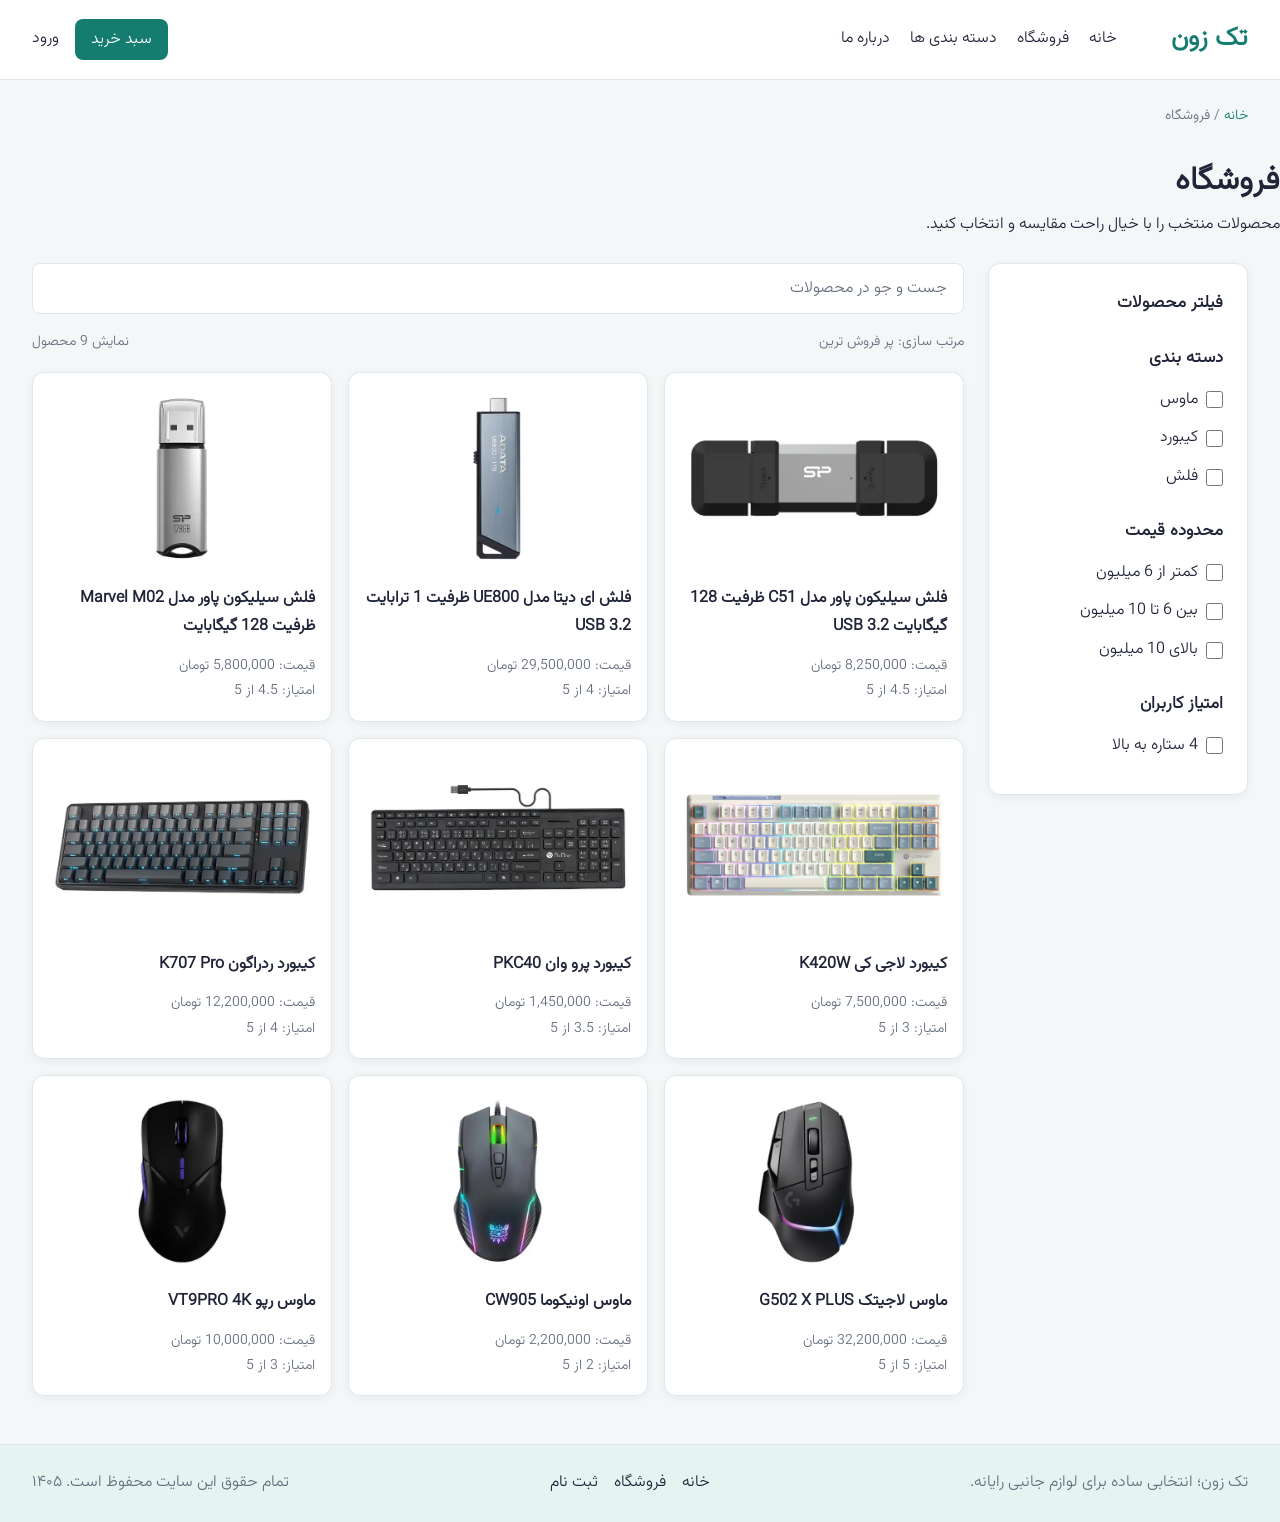
<file: index.html>
<!DOCTYPE html>
<html lang="fa" dir="rtl">

<head>
    <meta charset="UTF-8">
    <meta name="viewport" content="width=device-width, initial-scale=1.0">
    <title>فروشگاه | تک زون</title>
    <link rel="stylesheet" href="reset.css">
    <link rel="stylesheet" href="style.css">
    <link rel="stylesheet" href="shop.css">


</head>

<body>

    <header>
        <h1>تک زون</h1>

        <nav class="menu">
            <a href="index.html">خانه</a>
            <a href="index.html">فروشگاه</a>
            <a href="#categories">دسته بندی ها</a>
            <a href="#about">درباره ما</a>
        </nav>

        <div class="sign-in">
            <button type="button">سبد خرید</button>
            <a href="register.html">ورود</a>
        </div>
    </header>

    <main>
        <p class="breadcrumb">
            <a href="index.html">خانه</a> / فروشگاه
        </p>

        <h1>فروشگاه</h1>
        <p>محصولات منتخب را با خیال راحت مقایسه و انتخاب کنید.</p>

        <div class="shop">

            <div class="category" id="categories">
                <h2>فیلتر محصولات</h2>

                <h3>دسته بندی</h3>
                <label>
                    <input type="checkbox">
                    ماوس
                </label>

                <label>
                    <input type="checkbox">
                    کیبورد
                </label>

                <label>
                    <input type="checkbox">
                    فلش
                </label>

                <h3>محدوده قیمت</h3>
                <label>
                    <input type="checkbox">
                    کمتر از 6 میلیون
                </label>

                <label>
                    <input type="checkbox">
                    بین 6 تا 10 میلیون
                </label>

                <label>
                    <input type="checkbox">
                    بالای 10 میلیون
                </label>

                <h3>امتیاز کاربران</h3>
                <label>
                    <input type="checkbox">
                    4 ستاره به بالا
                </label>
            </div>

            <div class="products">

                <input type="text" class="search" placeholder="جست و جو در محصولات" aria-label="جست و جو در محصولات">

                <div class="products-info">
                    <p>مرتب سازی: پر فروش ترین</p>
                    <p>نمایش 9 محصول</p>
                </div>

                <div class="product-list">

                    <a href="product.html#product-1" class="product-card">
                        <img src="images/1.webp" alt="فلش سیلیکون پاور C51">
                        <h3>فلش سیلیکون پاور مدل C51 ظرفیت 128 گیگابایت USB 3.2</h3>
                        <p>قیمت: 8,250,000 تومان</p>
                        <p>امتیاز: 4.5 از 5</p>
                    </a>

                    <a href="product.html#product-2" class="product-card">
                        <img src="images/2.webp" alt="فلش ای دیتا UE800">
                        <h3>فلش ای دیتا مدل UE800 ظرفیت 1 ترابایت USB 3.2</h3>
                        <p>قیمت: 29,500,000 تومان</p>
                        <p>امتیاز: 4 از 5</p>
                    </a>

                    <a href="product.html#product-3" class="product-card">
                        <img src="images/3.webp" alt="فلش سیلیکون پاور Marvel M02">
                        <h3>فلش سیلیکون پاور مدل Marvel M02 ظرفیت 128 گیگابایت</h3>
                        <p>قیمت: 5,800,000 تومان</p>
                        <p>امتیاز: 4.5 از 5</p>
                    </a>

                    <a href="product.html#product-4" class="product-card">
                        <img src="images/4.webp" alt="کیبورد لاجی کی K420W">
                        <h3>کیبورد لاجی کی K420W</h3>
                        <p>قیمت: 7,500,000 تومان</p>
                        <p>امتیاز: 3 از 5</p>
                    </a>

                    <a href="product.html#product-5" class="product-card">
                        <img src="images/5.webp" alt="کیبورد پرو وان PKC40">
                        <h3>کیبورد پرو وان PKC40</h3>
                        <p>قیمت: 1,450,000 تومان</p>
                        <p>امتیاز: 3.5 از 5</p>
                    </a>

                    <a href="product.html#product-6" class="product-card">
                        <img src="images/6.webp" alt="کیبورد ردراگون K707 Pro">
                        <h3>کیبورد ردراگون K707 Pro</h3>
                        <p>قیمت: 12,200,000 تومان</p>
                        <p>امتیاز: 4 از 5</p>
                    </a>

                    <a href="product.html#product-7" class="product-card">
                        <img src="images/7.webp" alt="ماوس لاجیتک G502 X PLUS">
                        <h3>ماوس لاجیتک G502 X PLUS</h3>
                        <p>قیمت: 32,200,000 تومان</p>
                        <p>امتیاز: 5 از 5</p>
                    </a>

                    <a href="product.html#product-8" class="product-card">
                        <img src="images/8.webp" alt="ماوس اونیکوما CW905">
                        <h3>ماوس اونیکوما CW905</h3>
                        <p>قیمت: 2,200,000 تومان</p>
                        <p>امتیاز: 2 از 5</p>
                    </a>

                    <a href="product.html#product-9" class="product-card">
                        <img src="images/9.webp" alt="ماوس رپو VT9PRO 4K">
                        <h3>ماوس رپو VT9PRO 4K</h3>
                        <p>قیمت: 10,000,000 تومان</p>
                        <p>امتیاز: 3 از 5</p>
                    </a>

                </div>
            </div>
        </div>
    </main>

    <footer class="site-footer" id="about">
        <p>تک زون؛ انتخابی ساده برای لوازم جانبی رایانه.</p>

        <div>
            <a href="index.html">خانه</a>
            <a href="index.html">فروشگاه</a>
            <a href="register.html">ثبت نام</a>
        </div>

        <p>تمام حقوق این سایت محفوظ است. ۱۴۰۵</p>
    </footer>

</body>

</html>
</file>
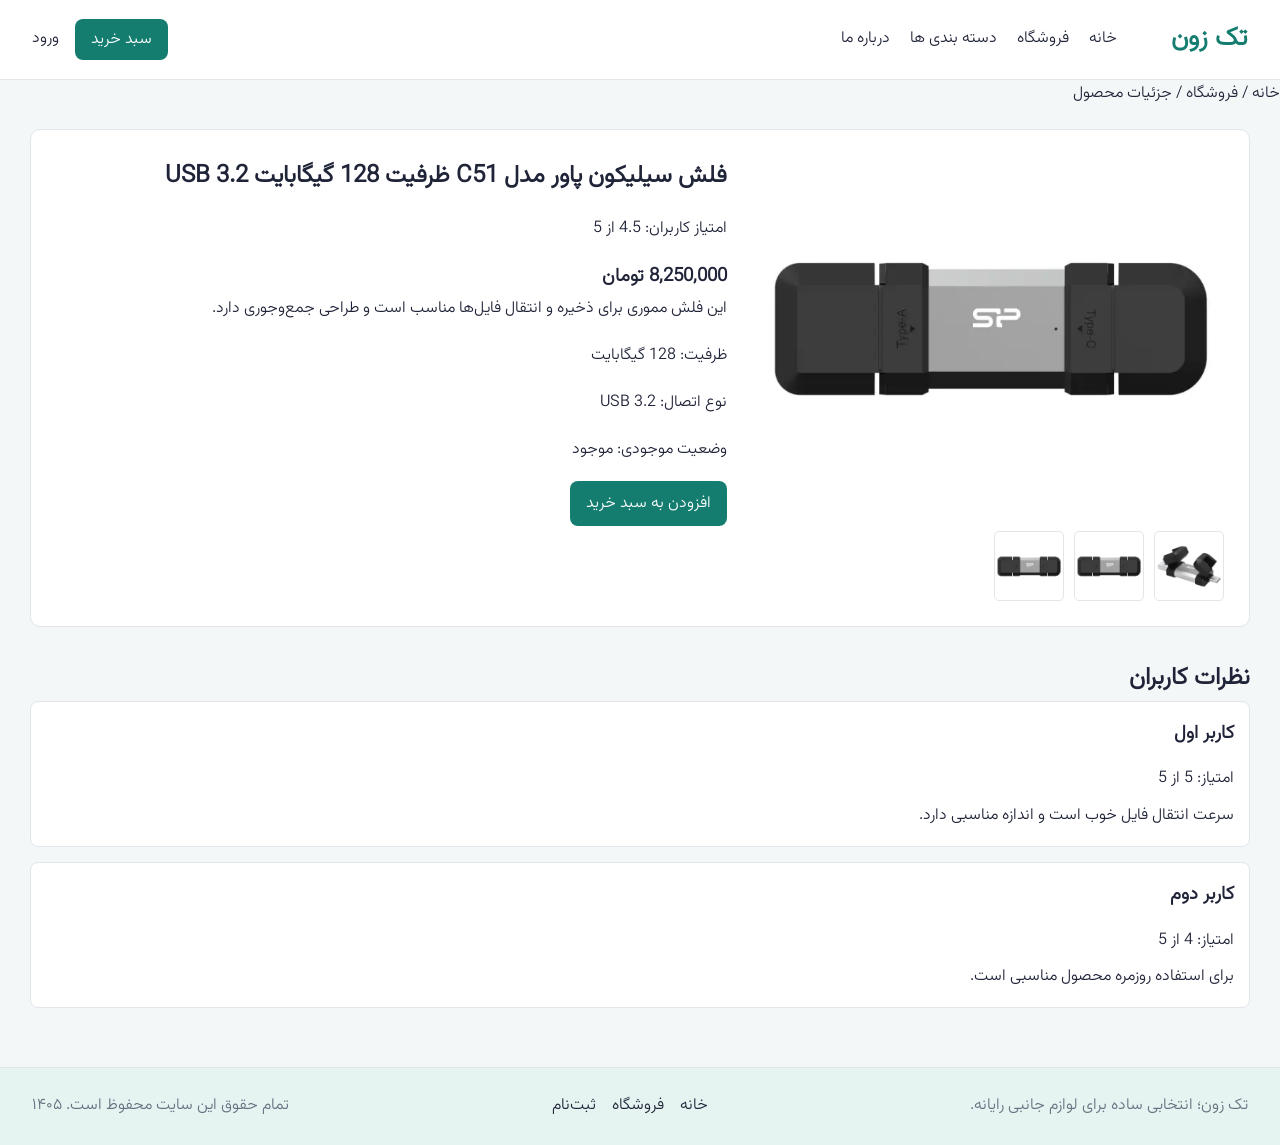
<file: product.html>
<!DOCTYPE html>
<html lang="fa" dir="rtl">

<head>
    <meta charset="UTF-8">
    <meta name="viewport" content="width=device-width, initial-scale=1.0">
    <title>جزئیات محصول | تک زون</title>
    <link rel="stylesheet" href="reset.css">
    <link rel="stylesheet" href="style.css">
    <link rel="stylesheet" href="product.css">
</head>

<body>

    <header>
        <h1>تک زون</h1>

        <nav class="menu">
            <a href="index.html">خانه</a>
            <a href="index.html">فروشگاه</a>
            <a href="index.html#categories">دسته بندی ها</a>
            <a href="index.html#about">درباره ما</a>
        </nav>

        <div class="sign-in">
            <button>سبد خرید</button>
            <a href="register.html">ورود</a>
        </div>
    </header>

    <p class="breadcrumb">
        <a href="index.html">خانه</a> /
        <a href="index.html">فروشگاه</a> /
        جزئیات محصول
    </p>

    <main class="all-products">

        <section id="product-1" class="product-page">

            <div class="product-details">

                <div class="product-images">
                    <img class="main-image" src="images/1.webp" alt="فلش سیلیکون پاور C51">

                    <div class="small-images">
                        <img src="images/1.2.webp" alt="تصویر اول فلش">
                        <img src="images/1.webp" alt="تصویر دوم فلش">
                        <img src="images/1.webp" alt="تصویر سوم فلش">
                    </div>
                </div>

                <div class="product-description">
                    <h2>فلش سیلیکون پاور مدل C51 ظرفیت 128 گیگابایت USB 3.2</h2>
                    <p>امتیاز کاربران: 4.5 از 5</p>
                    <h3>8,250,000 تومان</h3>

                    <p>این فلش مموری برای ذخیره و انتقال فایل‌ها مناسب است و طراحی جمع‌وجوری دارد.</p>
                    <p>ظرفیت: 128 گیگابایت</p>
                    <p>نوع اتصال: USB 3.2</p>
                    <p>وضعیت موجودی: موجود</p>

                    <button type="button">افزودن به سبد خرید</button>
                </div>

            </div>

            <div class="product-reviews">
                <h2>نظرات کاربران</h2>

                <div class="review">
                    <h3>کاربر اول</h3>
                    <p>امتیاز: 5 از 5</p>
                    <p>سرعت انتقال فایل خوب است و اندازه مناسبی دارد.</p>
                </div>

                <div class="review">
                    <h3>کاربر دوم</h3>
                    <p>امتیاز: 4 از 5</p>
                    <p>برای استفاده روزمره محصول مناسبی است.</p>
                </div>
            </div>

        </section>
        <section id="product-2" class="product-page">

            <div class="product-details">

                <div class="product-images">
                    <img class="main-image" src="images/2.webp" alt="فلش ای دیتا UE800">

                    <div class="small-images">
                        <img src="images/2.2.webp" alt="تصویر اول فلش ای دیتا">
                        <img src="images/2.3.webp" alt="تصویر دوم فلش ای دیتا">
                        <img src="images/2.4.webp" alt="تصویر سوم فلش ای دیتا">
                    </div>
                </div>

                <div class="product-description">
                    <h2>فلش ای دیتا مدل UE800 ظرفیت 1 ترابایت USB 3.2</h2>
                    <p>امتیاز کاربران: 4 از 5</p>
                    <h3>29,500,000 تومان</h3>

                    <p>این فلش برای ذخیره و جابه‌جایی فایل‌های حجیم مناسب است.</p>
                    <p>ظرفیت: 1 ترابایت</p>
                    <p>نوع اتصال: USB 3.2</p>
                    <p>وضعیت موجودی: موجود</p>

                    <button type="button">افزودن به سبد خرید</button>
                </div>

            </div>

            <div class="product-reviews">
                <h2>نظرات کاربران</h2>

                <div class="review">
                    <h3>کاربر اول</h3>
                    <p>امتیاز: 4 از 5</p>
                    <p>ظرفیت بالایی دارد و برای نگهداری فایل‌ها مناسب است.</p>
                </div>

                <div class="review">
                    <h3>کاربر دوم</h3>
                    <p>امتیاز: 4 از 5</p>
                    <p>محصول خوبی است، اما قیمت آن بالاست.</p>
                </div>
            </div>

        </section>

        <section id="product-3" class="product-page">

            <div class="product-details">

                <div class="product-images">
                    <img class="main-image" src="images/3.webp" alt="فلش سیلیکون پاور Marvel M02">

                    <div class="small-images">
                        <img src="images/3.2.webp" alt="تصویر اول فلش">
                        <img src="images/3.3.webp" alt="تصویر دوم فلش">
                        <img src="images/3.webp" alt="تصویر سوم فلش">
                    </div>
                </div>

                <div class="product-description">
                    <h2>فلش سیلیکون پاور مدل Marvel M02 ظرفیت 128 گیگابایت</h2>
                    <p>امتیاز کاربران: 4.5 از 5</p>
                    <h3>5,800,000 تومان</h3>

                    <p>یک فلش مموری برای ذخیره اسناد، تصاویر و فایل‌های روزمره.</p>
                    <p>ظرفیت: 128 گیگابایت</p>
                    <p>نوع اتصال: USB</p>
                    <p>وضعیت موجودی: موجود</p>

                    <button type="button">افزودن به سبد خرید</button>
                </div>

            </div>

            <div class="product-reviews">
                <h2>نظرات کاربران</h2>

                <div class="review">
                    <h3>کاربر اول</h3>
                    <p>امتیاز: 5 از 5</p>
                    <p>برای نگهداری فایل‌های شخصی انتخاب خوبی است.</p>
                </div>

                <div class="review">
                    <h3>کاربر دوم</h3>
                    <p>امتیاز: 4 از 5</p>
                    <p>اندازه کوچکی دارد و به‌راحتی قابل حمل است.</p>
                </div>
            </div>

        </section>

        <section id="product-4" class="product-page">

            <div class="product-details">

                <div class="product-images">
                    <img class="main-image" src="images/4.webp" alt="کیبورد لاجی کی K420W">

                    <div class="small-images">
                        <img src="images/4.2.webp" alt="تصویر اول کیبورد">
                        <img src="images/4.3.webp" alt="تصویر دوم کیبورد">
                        <img src="images/4.4.webp" alt="تصویر سوم کیبورد">
                    </div>
                </div>

                <div class="product-description">
                    <h2>کیبورد لاجی کی K420W</h2>
                    <p>امتیاز کاربران: 3 از 5</p>
                    <h3>7,500,000 تومان</h3>

                    <p>این کیبورد برای تایپ و استفاده روزمره در محیط کار یا خانه مناسب است.</p>
                    <p>نوع محصول: کیبورد</p>
                    <p>کاربرد: تایپ و کار با رایانه</p>
                    <p>وضعیت موجودی: موجود</p>

                    <button type="button">افزودن به سبد خرید</button>
                </div>

            </div>

            <div class="product-reviews">
                <h2>نظرات کاربران</h2>

                <div class="review">
                    <h3>کاربر اول</h3>
                    <p>امتیاز: 3 از 5</p>
                    <p>برای کارهای معمولی مناسب است.</p>
                </div>

                <div class="review">
                    <h3>کاربر دوم</h3>
                    <p>امتیاز: 3 از 5</p>
                    <p>کیبورد قابل قبولی برای استفاده روزانه است.</p>
                </div>
            </div>

        </section>

        <section id="product-5" class="product-page">

            <div class="product-details">

                <div class="product-images">
                    <img class="main-image" src="images/5.webp" alt="کیبورد پرو وان PKC40">

                    <div class="small-images">
                        <img src="images/5.2.webp" alt="تصویر اول کیبورد">
                        <img src="images/5.3.webp" alt="تصویر دوم کیبورد">
                        <img src="images/5.4.webp" alt="تصویر سوم کیبورد">
                    </div>
                </div>

                <div class="product-description">
                    <h2>کیبورد پرو وان PKC40</h2>
                    <p>امتیاز کاربران: 3.5 از 5</p>
                    <h3>1,450,000 تومان</h3>

                    <p>کیبوردی برای تایپ و انجام کارهای روزمره با رایانه.</p>
                    <p>نوع محصول: کیبورد</p>
                    <p>کاربرد: استفاده روزمره</p>
                    <p>وضعیت موجودی: موجود</p>

                    <button type="button">افزودن به سبد خرید</button>
                </div>

            </div>

            <div class="product-reviews">
                <h2>نظرات کاربران</h2>

                <div class="review">
                    <h3>کاربر اول</h3>
                    <p>امتیاز: 4 از 5</p>
                    <p>با توجه به قیمت، گزینه مناسبی است.</p>
                </div>

                <div class="review">
                    <h3>کاربر دوم</h3>
                    <p>امتیاز: 3 از 5</p>
                    <p>برای تایپ‌های معمولی مناسب است.</p>
                </div>
            </div>

        </section>

        <section id="product-6" class="product-page">

            <div class="product-details">

                <div class="product-images">
                    <img class="main-image" src="images/6.webp" alt="کیبورد ردراگون K707 Pro">

                    <div class="small-images">
                        <img src="images/6.2.webp" alt="تصویر اول کیبورد">
                        <img src="images/6.3.webp" alt="تصویر دوم کیبورد">
                        <img src="images/6.webp" alt="تصویر سوم کیبورد">
                    </div>
                </div>

                <div class="product-description">
                    <h2>کیبورد ردراگون K707 Pro</h2>
                    <p>امتیاز کاربران: 4 از 5</p>
                    <h3>12,200,000 تومان</h3>

                    <p>کیبوردی برای کار با رایانه و انجام بازی‌ها و فعالیت‌های روزمره.</p>
                    <p>نوع محصول: کیبورد</p>
                    <p>کاربرد: بازی و تایپ</p>
                    <p>وضعیت موجودی: موجود</p>

                    <button type="button">افزودن به سبد خرید</button>
                </div>

            </div>

            <div class="product-reviews">
                <h2>نظرات کاربران</h2>

                <div class="review">
                    <h3>کاربر اول</h3>
                    <p>امتیاز: 4 از 5</p>
                    <p>ظاهر جذابی دارد و برای بازی مناسب به نظر می‌رسد.</p>
                </div>

                <div class="review">
                    <h3>کاربر دوم</h3>
                    <p>امتیاز: 4 از 5</p>
                    <p>برای استفاده روزانه هم قابل استفاده است.</p>
                </div>
            </div>

        </section>

        <section id="product-7" class="product-page">

            <div class="product-details">

                <div class="product-images">
                    <img class="main-image" src="images/7.webp" alt="ماوس لاجیتک G502 X PLUS">

                    <div class="small-images">
                        <img src="images/7.2.webp" alt="تصویر اول ماوس">
                        <img src="images/7.3.webp" alt="تصویر دوم ماوس">
                        <img src="images/7.4.webp" alt="تصویر سوم ماوس">
                    </div>
                </div>

                <div class="product-description">
                    <h2>ماوس لاجیتک G502 X PLUS</h2>
                    <p>امتیاز کاربران: 5 از 5</p>
                    <h3>32,200,000 تومان</h3>

                    <p>ماوسی برای کنترل نشانگر و استفاده در فعالیت‌های روزمره و بازی.</p>
                    <p>نوع محصول: ماوس</p>
                    <p>کاربرد: بازی و کار با رایانه</p>
                    <p>وضعیت موجودی: موجود</p>

                    <button type="button">افزودن به سبد خرید</button>
                </div>

            </div>

            <div class="product-reviews">
                <h2>نظرات کاربران</h2>

                <div class="review">
                    <h3>کاربر اول</h3>
                    <p>امتیاز: 5 از 5</p>
                    <p>دقت و کنترل خوبی دارد.</p>
                </div>

                <div class="review">
                    <h3>کاربر دوم</h3>
                    <p>امتیاز: 5 از 5</p>
                    <p>برای بازی و استفاده طولانی مناسب است.</p>
                </div>
            </div>

        </section>

        <section id="product-8" class="product-page">

            <div class="product-details">

                <div class="product-images">
                    <img class="main-image" src="images/8.webp" alt="ماوس اونیکوما CW905">

                    <div class="small-images">
                        <img src="images/8.2.webp" alt="تصویر اول ماوس">
                        <img src="images/8.3.webp" alt="تصویر دوم ماوس">
                        <img src="images/8.4.webp" alt="تصویر سوم ماوس">
                    </div>
                </div>

                <div class="product-description">
                    <h2>ماوس اونیکوما CW905</h2>
                    <p>امتیاز کاربران: 2 از 5</p>
                    <h3>2,200,000 تومان</h3>

                    <p>ماوسی برای کنترل نشانگر و انجام کارهای روزمره با رایانه.</p>
                    <p>نوع محصول: ماوس</p>
                    <p>کاربرد: استفاده روزمره</p>
                    <p>وضعیت موجودی: موجود</p>

                    <button type="button">افزودن به سبد خرید</button>
                </div>

            </div>

            <div class="product-reviews">
                <h2>نظرات کاربران</h2>

                <div class="review">
                    <h3>کاربر اول</h3>
                    <p>امتیاز: 2 از 5</p>
                    <p>برای کارهای معمولی قابل استفاده است.</p>
                </div>

                <div class="review">
                    <h3>کاربر دوم</h3>
                    <p>امتیاز: 3 از 5</p>
                    <p>برای استفاده روزانه عملکرد قابل قبولی دارد.</p>
                </div>
            </div>

        </section>

        <section id="product-9" class="product-page">

            <div class="product-details">

                <div class="product-images">
                    <img class="main-image" src="images/9.webp" alt="ماوس رپو VT9PRO 4K">

                    <div class="small-images">
                        <img src="images/9.2.webp" alt="تصویر اول ماوس">
                        <img src="images/9.3.webp" alt="تصویر دوم ماوس">
                        <img src="images/9.4.webp" alt="تصویر سوم ماوس">
                    </div>
                </div>

                <div class="product-description">
                    <h2>ماوس رپو VT9PRO 4K</h2>
                    <p>امتیاز کاربران: 3 از 5</p>
                    <h3>10,000,000 تومان</h3>

                    <p>ماوسی برای استفاده با رایانه و انجام کارهای روزمره و بازی.</p>
                    <p>نوع محصول: ماوس</p>
                    <p>کاربرد: بازی و استفاده روزمره</p>
                    <p>وضعیت موجودی: موجود</p>

                    <button type="button">افزودن به سبد خرید</button>
                </div>

            </div>

            <div class="product-reviews">
                <h2>نظرات کاربران</h2>

                <div class="review">
                    <h3>کاربر اول</h3>
                    <p>امتیاز: 3 از 5</p>
                    <p>برای کارهای روزانه گزینه قابل قبولی است.</p>
                </div>

                <div class="review">
                    <h3>کاربر دوم</h3>
                    <p>امتیاز: 4 از 5</p>
                    <p>برای بازی و استفاده معمولی مناسب است.</p>
                </div>
            </div>

        </section>

    </main>

    <footer class="site-footer">
        <p>تک زون؛ انتخابی ساده برای لوازم جانبی رایانه.</p>
        <div>
            <a href="index.html">خانه</a>
            <a href="index.html">فروشگاه</a>
            <a href="register.html">ثبت‌نام</a>
        </div>
        <p>تمام حقوق این سایت محفوظ است. ۱۴۰۵</p>
    </footer>

</body>

</html>
</file>
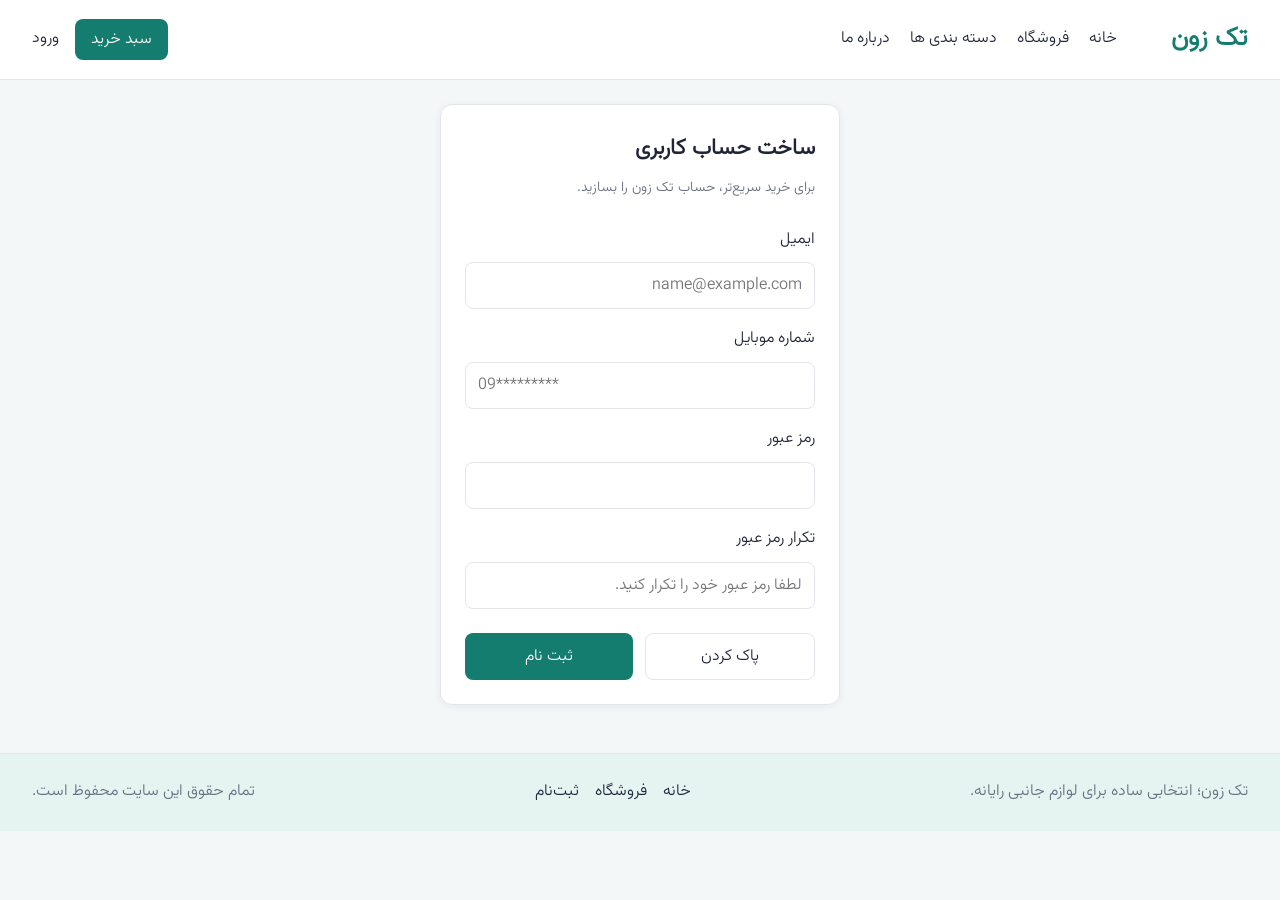
<file: register.html>
<!DOCTYPE html>
<html lang="fa" dir="rtl">

<head>
    <meta charset="UTF-8">
    <meta name="viewport" content="width=device-width, initial-scale=1.0">
    <title>ساخت حساب کاربری | تک زون</title>
    <link rel="stylesheet" href="reset.css">
    <link rel="stylesheet" href="style.css">
    <link rel="stylesheet" href="register.css">

</head>

<body>

    <header>
        <h1>تک زون</h1>

        <nav class="menu">
            <a href="index.html">خانه</a>
            <a href="index.html">فروشگاه</a>
            <a href="index.html#categories">دسته بندی ها</a>
            <a href="index.html#about">درباره ما</a>
        </nav>

        <div class="sign-in">
            <button type="button">سبد خرید</button>
            <a href="register.html">ورود</a>
        </div>
    </header>

    <form action="/register" method="get">

        <h2>ساخت حساب کاربری</h2>
        <p>برای خرید سریع‌تر، حساب تک زون را بسازید.</p>

        <div class="controller">
            <label for="email">ایمیل</label>
            <input type="email" id="email" name="userEmail" required class="controller_input"
                placeholder="name@example.com">
        </div>

        <div class="controller">
            <label for="phoneNumber">شماره موبایل</label>
            <input type="tel" id="phoneNumber" name="PhoneNumber" required pattern="09[0-9]{9}" maxlength="11"
                title="شماره موبایل باید با 09 شروع شود و 11 رقم باشد." class="controller_input"
                placeholder="09*********">
        </div>

        <div class="controller">
            <label for="password">رمز عبور</label>
            <input type="password" id="password" name="Password" required minlength="8" maxlength="64"
                class="controller_input">
        </div>

        <div class="controller">
            <label for="repeatPassword">تکرار رمز عبور</label>
            <input type="password" id="repeatPassword" name="RepeatPassword" required minlength="8" maxlength="64"
                class="controller_input" placeholder="لطفا رمز عبور خود را تکرار کنید.">
        </div>

        <div class="buttons">
            <button type="reset">پاک کردن</button>
            <button type="submit">ثبت نام</button>
        </div>

    </form>

    <footer class="site-footer">
        <p>تک زون؛ انتخابی ساده برای لوازم جانبی رایانه.</p>

        <div>
            <a href="index.html">خانه</a>
            <a href="index.html">فروشگاه</a>
            <a href="register.html">ثبت‌نام</a>
        </div>

        <p>تمام حقوق این سایت محفوظ است.</p>
    </footer>

</body>

</html>
</file>
<file: style.css>
@font-face {
    font-family: vazirmatn;
    src: url("./fonts/Vazirmatn-Light.ttf");
}

:root {
    color-scheme: light;
    --background: #f4f7f8;
    --card-background: #ffffff;
    --text-color: #202438;
    --text-light: #687080;
    --main-color: #147d70;
    --main-hover: #0f665c;
    --border-color: #e2e6eb;
    --input-background: #ffffff;
    --shadow: 0 2px 8px rgba(32, 36, 56, 0.06);
}

body {
    font-family: vazirmatn, sans-serif;
    direction: rtl;
    background-color: var(--background);
    color: var(--text-color);
    line-height: 1.8;
    min-height: 100vh;
}

button,
input,
textarea,
select {
    font-family: inherit;
    font-size: inherit;
}

button {
    cursor: pointer;
}

a {
    color: inherit;
    text-decoration: none;
}

img {
    max-width: 100%;
}


header {
    display: flex;
    align-items: center;
    justify-content: space-between;
    gap: 24px;
    padding: 16px 32px;
    background-color: var(--card-background);
    border-bottom: 1px solid var(--border-color);
}

header h1 {
    color: var(--main-color);
    font-size: 26px;
    white-space: nowrap;
}

.menu {
    display: flex;
    align-items: center;
    gap: 20px;
    margin-right: 30px;
    margin-left: auto;
}

.menu a {
    color: var(--text-color);
    transition: color 0.2s;
}

.menu a:hover {
    color: var(--main-color);
}

.sign-in {
    display: flex;
    align-items: center;
    gap: 16px;
    white-space: nowrap;
}

.sign-in a:hover {
    color: var(--main-color);
}

.sign-in button {
    background-color: var(--main-color);
    color: #ffffff;
    border: none;
    border-radius: 8px;
    padding: 8px 16px;
    transition: background-color 0.2s;
}

.sign-in button:hover {
    background-color: var(--main-hover);
}

button {
    border: none;
    border-radius: 8px;
    padding: 10px 16px;
    background-color: var(--main-color);
    color: #ffffff;
    transition: background-color 0.2s;
}


button:focus-visible,
a:focus-visible {
    outline: 2px solid var(--main-color);
    outline-offset: 3px;
}


.site-footer {
    display: flex;
    align-items: center;
    justify-content: space-between;
    flex-wrap: wrap;
    gap: 16px;
    padding: 24px 32px;
    margin-top: 24px;
    background-color: #e5f3f1;
    border-top: 1px solid var(--border-color);
    color: var(--text-light);
}

.site-footer p {
    margin: 0;
}

.site-footer div {
    display: flex;
    flex-wrap: wrap;
    gap: 16px;
}

.site-footer a {
    color: var(--text-color);
    text-decoration: none;
    transition: color 0.2s;
}

.site-footer a:hover {
    color: var(--main-color);
}

@media (prefers-color-scheme: dark) {
    :root {
        color-scheme: dark;
        --background: #171923;
        --card-background: #202438;
        --text-color: #f3f4f6;
        --text-light: #c4c8d4;
        --main-color: #4fd1c5;
        --main-hover: #38b2ac;
        --border-color: #3a4055;
        --input-background: #171923;
        --shadow: 0 2px 8px rgba(0, 0, 0, 0.15);
    }

    .sign-in button,
    button {
        color: #171923;
    }

    .product-card img {
        background-color: var(--card-background);
    }

    .buttons button[type="reset"] {
        background-color: var(--background);
        color: var(--text-color);
        border-color: var(--border-color);
    }

    .buttons button[type="reset"]:hover {
        background-color: var(--card-background);
    }
}


@media (max-width: 1000px) {
    header {
        flex-wrap: wrap;
        padding: 16px 24px;
    }

    .menu {
        gap: 16px;
        margin-right: 0;
    }

    .shop {
        margin-right: 24px;
        margin-left: 24px;
        gap: 16px;
    }

    .category {
        width: 220px;
        min-width: 220px;
        padding: 16px;
    }

    .product-list {
        gap: 16px;
    }

    .product-card {
        flex: 1 1 calc(50% - 8px);
        max-width: calc(50% - 8px);
        min-width: 0;
        box-sizing: border-box;
    }

    .product-details {
        gap: 16px;
    }

    .product-images,
    .product-description {
        padding: 16px;
    }

    .main-image {
        height: 280px;
    }
}

@media (max-width: 768px) {
    header {
        gap: 12px;
        padding: 16px;
    }

    header h1 {
        font-size: 23px;
    }

    .menu {
        order: 3;
        width: 100%;
        justify-content: center;
        flex-wrap: wrap;
        gap: 12px 16px;
    }

    .sign-in {
        gap: 10px;
    }

    .breadcrumb {
        margin: 16px;
    }

    body > h1 {
        margin-right: 16px;
        margin-left: 16px;
    }

    body > p:not(.breadcrumb) {
        margin-right: 16px;
        margin-left: 16px;
    }

    .shop {
        display: flex;
        flex-direction: column;
        align-items: stretch;
        width: auto;
        margin: 16px;
        gap: 16px;
    }

    .category {
        position: static;
        width: 100%;
        min-width: 0;
        box-sizing: border-box;
        padding: 16px;
    }

    .products {
        width: 100%;
        min-width: 0;
    }

    .search {
        width: 100%;
        box-sizing: border-box;
    }

    .products-info {
        align-items: flex-start;
        flex-wrap: wrap;
    }

    .product-list {
        display: flex;
        flex-wrap: wrap;
        gap: 16px;
    }

    .product-card {
        flex: 1 1 calc(50% - 8px);
        width: auto;
        max-width: calc(50% - 8px);
        min-width: 0;
        box-sizing: border-box;
    }

    .all-products {
        margin: 16px;
    }

    .product-details {
        flex-direction: column;
    }

    .product-images,
    .product-description {
        width: 100%;
        box-sizing: border-box;
    }

    .main-image {
        height: 280px;
    }

    .site-footer {
        flex-direction: column;
        align-items: flex-start;
        padding: 24px 16px;
    }
}

@media (max-width: 480px) {
    header {
        padding: 12px;
    }

    header h1 {
        font-size: 20px;
    }

    .menu {
        justify-content: flex-start;
        font-size: 14px;
    }

    .sign-in {
        gap: 8px;
        font-size: 14px;
    }

    .sign-in button {
        padding: 8px 10px;
    }

    .shop {
        margin: 12px;
        gap: 12px;
    }

    .category {
        padding: 12px;
    }

    .product-list {
        display: flex;
        flex-direction: column;
        gap: 12px;
    }

    .product-card {
        flex: 1 1 100%;
        width: 100%;
        max-width: 100%;
        min-width: 0;
        padding: 12px;
        box-sizing: border-box;
    }

    .product-card img {
        height: 200px;
    }

    .products-info {
        flex-direction: column;
        gap: 4px;
    }

    .main-image {
        height: 220px;
    }

    .product-description h2 {
        font-size: 19px;
    }

    .product-description h3 {
        font-size: 20px;
    }

    body > form {
        width: auto;
        max-width: calc(100% - 32px);
        padding: 16px;
    }

    .buttons {
        flex-direction: column;
    }

    .site-footer {
        padding: 16px 12px;
    }
}


@media (max-width: 900px) {
    .shop {
        display: flex;
        flex-direction: column;
        align-items: stretch;
        gap: 16px;
        margin: 16px;
    }

    .category {
        position: static;
        width: 100%;
        min-width: 0;
        box-sizing: border-box;
    }

    .products {
        width: 100%;
        min-width: 0;
    }

    .search {
        width: 100%;
        box-sizing: border-box;
    }

    .product-list {
        display: flex;
        flex-wrap: wrap;
        gap: 16px;
    }

    .product-card {
        flex: 1 1 calc(50% - 8px);
        width: auto;
        max-width: calc(50% - 8px);
        min-width: 0;
        box-sizing: border-box;
    }
}

@media (max-width: 480px) {
    .product-list {
        flex-direction: column;
    }

    .product-card {
        flex: 1 1 100%;
        width: 100%;
        max-width: 100%;
    }
}


@media (max-width: 1000px) {
    .shop {
        display: flex;
        flex-direction: column;
        align-items: stretch;
        gap: 20px;
    }

    .category {
        position: static;
        width: 100%;
        min-width: 0;
        height: auto;
        box-sizing: border-box;
        z-index: auto;
    }

    .products {
        position: static;
        width: 100%;
        min-width: 0;
        box-sizing: border-box;
    }

    .product-list {
        display: flex;
        flex-wrap: wrap;
        gap: 16px;
    }

    .product-card {
        position: static;
        flex: 1 1 calc(50% - 8px);
        max-width: calc(50% - 8px);
        min-width: 0;
        box-sizing: border-box;
    }
}

@media (max-width: 480px) {
    .product-list {
        flex-direction: column;
    }

    .product-card {
        flex: 1 1 100%;
        width: 100%;
        max-width: 100%;
    }
}
</file>
<file: shop.css>
.breadcrumb {
    margin: 24px 32px;
    color: var(--text-light);
    font-size: 14px;
}

.breadcrumb a {
    color: var(--main-color);
}

.breadcrumb a:hover {
    text-decoration: underline;
}

body > h1 {
    margin: 0 32px 8px;
    font-size: 28px;
}

body > p:not(.breadcrumb) {
    margin: 0 32px 24px;
    color: var(--text-light);
}



.shop {
    display: flex;
    align-items: flex-start;
    gap: 24px;
    margin: 24px 32px 48px;
}



.category {
    width: 260px;
    min-width: 260px;
    padding: 24px;
    background-color: var(--card-background);
    border: 1px solid var(--border-color);
    border-radius: 12px;
    box-shadow: var(--shadow);
    position: sticky;
    top: 20px;
    align-self: flex-start;
}

.category h2,
.category h3 {
    margin-bottom: 12px;
    font-size: 17px;
}

.category h3 {
    margin-top: 24px;
}

.category label {
    display: flex;
    align-items: center;
    gap: 8px;
    margin-bottom: 10px;
    cursor: pointer;
    color: var(--text-color);
}

.category input[type="checkbox"] {
    width: 17px;
    height: 17px;
    accent-color: var(--main-color);
    cursor: pointer;
    flex-shrink: 0;
}



.products {
    flex: 1;
    min-width: 0;
}



.search {
    display: block;
    width: 100%;
    min-width: 0;
    padding: 12px 16px;
    margin-bottom: 16px;
    background-color: var(--input-background);
    color: var(--text-color);
    border: 1px solid var(--border-color);
    border-radius: 8px;
}

.search::placeholder {
    color: var(--text-light);
}

.search:focus {
    outline: 2px solid #3182ce;
    outline-offset: 1px;
    border-color: #3182ce;
}


.products-info {
    display: flex;
    align-items: center;
    justify-content: space-between;
    flex-wrap: wrap;
    gap: 12px;
    margin-bottom: 16px;
    color: var(--text-light);
    font-size: 14px;
}

.products-info p {
    margin: 0;
}




.product-list {
    display: flex;
    flex-wrap: wrap;
    gap: 16px;
}

.product-card {
    display: flex;
    flex-direction: column;
    flex: 1 1 calc(33.333% - 16px);
    min-width: 200px;
    max-width: calc(33.333% - 10.7px);
    padding: 16px;
    background-color: var(--card-background);
    border: 1px solid var(--border-color);
    border-radius: 12px;
    box-shadow: var(--shadow);
    color: var(--text-color);
    transition: transform 0.2s, box-shadow 0.2s;
}

.product-card:hover {
    transform: translateY(-3px);
    box-shadow: 0 6px 16px rgba(32, 36, 56, 0.12);
}

.product-card img {
    display: block;
    width: 100%;
    height: 180px;
    margin-bottom: 16px;
    object-fit: contain;
    background-color: var(--card-background);
}

.product-card h3 {
    margin-bottom: 8px;
    font-size: 16px;
    line-height: 1.8;
}

.product-card p {
    margin-top: 4px;
    color: var(--text-light);
    font-size: 14px;
}

.product-card p:last-child {
    margin-top: auto;
}

@media (max-width: 768px) {
    .shop {
        display: flex;
        flex-direction: column;
        align-items: stretch;
        gap: 16px;
    }

    .category {
        position: static;
        width: 100%;
        min-width: 0;
        box-sizing: border-box;
    }

    .products {
        width: 100%;
        min-width: 0;
    }
}
</file>
<file: product.css>
.all-products {
    padding: 20px 30px;
}

.product-page {
    display: none;
}

body:not(:has(.product-page:target)) #product-1 {
    display: block;
}

.product-page:target {
    display: block;
}

.product-details {
    display: flex;
    gap: 30px;
    padding: 25px;
    background-color: var(--card-background);
    border: 1px solid var(--border-color);
    border-radius: 10px;
}

.product-images {
    width: 40%;
    min-width: 0;
}

.main-image {
    width: 100%;
    height: 350px;
    object-fit: contain;
    background-color: var(--card-background);
}

.small-images {
    display: flex;
    gap: 10px;
    margin-top: 15px;
}

.small-images img {
    width: 70px;
    height: 70px;
    object-fit: contain;
    border: 1px solid var(--border-color);
    border-radius: 5px;
}

.product-description {
    flex: 1;
    min-width: 0;
}

.product-description h2 {
    margin-bottom: 15px;
}

.product-description p {
    margin-bottom: 15px;
    line-height: 2;
}

.product-description .price {
    color: var(--primary-color);
    font-size: 20px;
    font-weight: bold;
}

.product-reviews {
    margin-top: 30px;
}

.product-reviews h3 {
    margin-bottom: 15px;
}

.review {
    margin-bottom: 15px;
    padding: 15px;
    background-color: var(--card-background);
    border: 1px solid var(--border-color);
    border-radius: 8px;
}

.review p {
    margin-top: 8px;
    line-height: 1.8;
}

@media (max-width: 768px) {
    .all-products {
        padding: 15px;
    }

    .product-details {
        flex-direction: column;
        padding: 15px;
    }

    .product-images {
        width: 100%;
    }

    .main-image {
        height: 280px;
    }
}

@media (max-width: 480px) {
    .main-image {
        height: 220px;
    }

    .small-images {
        flex-wrap: wrap;
    }

    .small-images img {
        width: 55px;
        height: 55px;
    }
}
</file>
<file: register.css>
body > form {
    width: 400px;
    max-width: calc(100% - 48px);
    margin: 24px auto 48px;
    padding: 24px;
    background-color: var(--card-background);
    border: 1px solid var(--border-color);
    border-radius: 12px;
    box-shadow: var(--shadow);
}

body > form h2 {
    margin-bottom: 8px;
    font-size: 22px;
}

body > form > p {
    margin-bottom: 24px;
    color: var(--text-light);
    font-size: 14px;
}


.controller {
    margin-bottom: 16px;
}

.controller label {
    display: block;
    margin-bottom: 8px;
}

.controller_input {
    display: block;
    width: 100%;
    padding: 10px 12px;
    background-color: var(--input-background);
    color: var(--text-color);
    border: 1px solid var(--border-color);
    border-radius: 8px;
    outline: none;
    transition: border-color 0.2s, outline-color 0.2s;
}


.controller_input:focus {
    border-color: #3182ce;
    outline: 2px solid #3182ce;
    outline-offset: 1px;
}


.controller_input:user-valid {
    border-color: #269b68;
}


.controller_input:user-invalid {
    border-color: #d64545;
}


.controller_input:focus:user-valid,
.controller_input:focus:user-invalid {
    border-color: #3182ce;
    outline-color: #3182ce;
}


.buttons {
    display: flex;
    gap: 12px;
    margin-top: 24px;
}

.buttons button {
    flex: 1;
}

.buttons button[type="reset"] {
    background-color: var(--card-background);
    color: var(--text-color);
    border: 1px solid var(--border-color);
}

.buttons button[type="reset"]:hover {
    background-color: var(--background);
}
</file>
